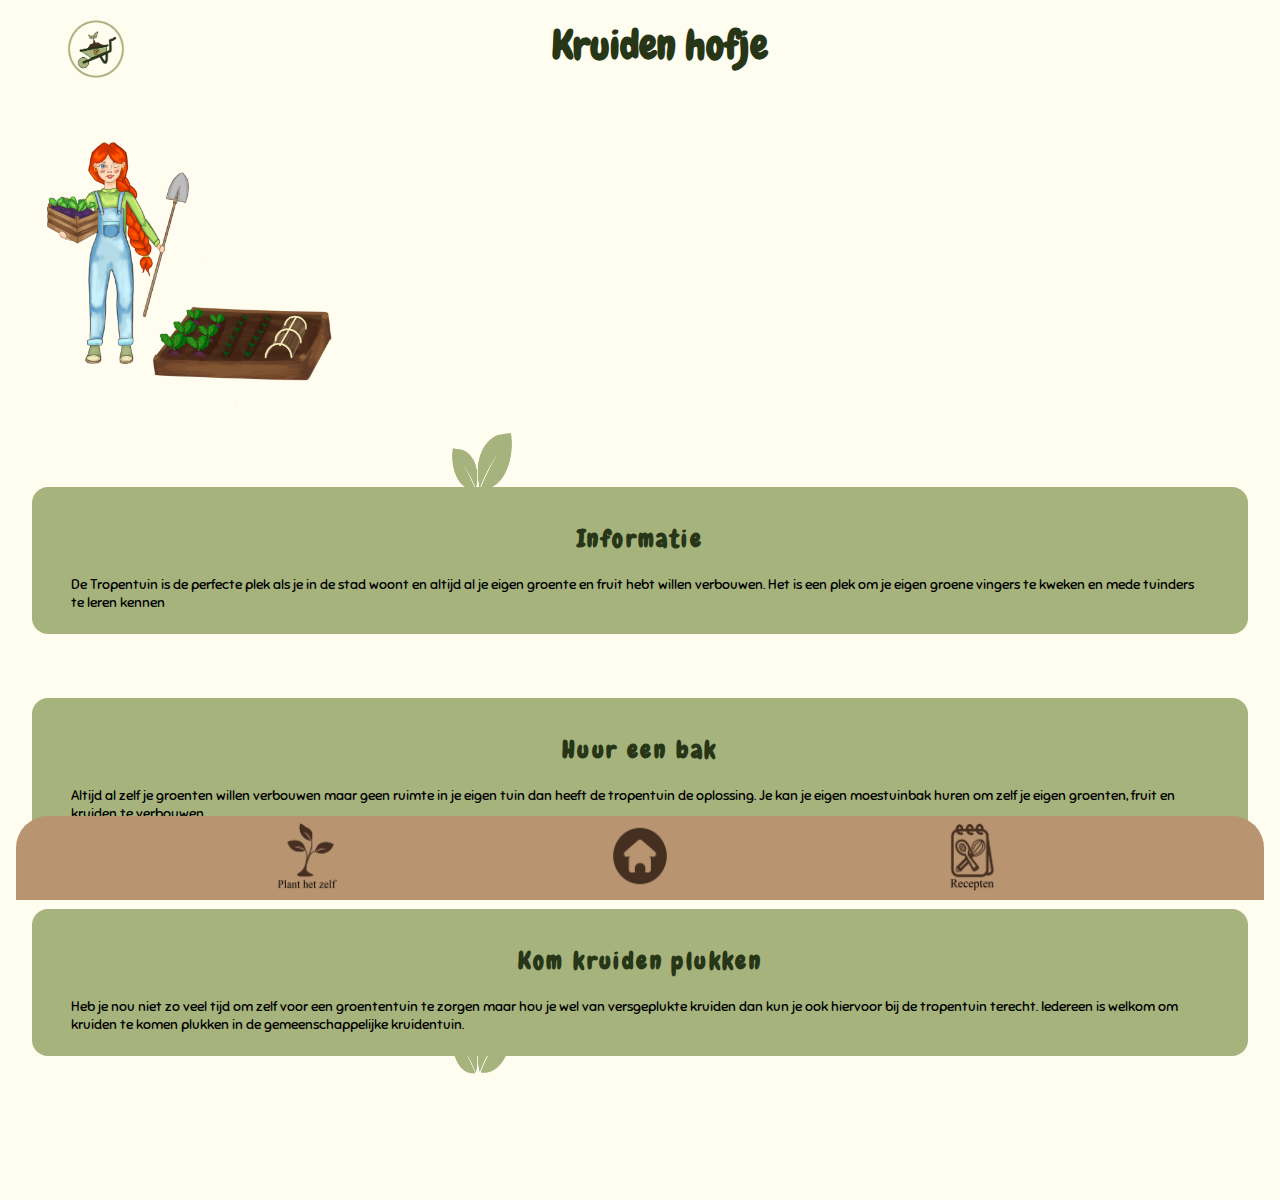
<file: index.html>
<!DOCTYPE html>
<html lang="nl">
<head>
    <meta charset="UTF-8">
    <meta name="viewport" content="width=device-width, initial-scale=1.0">
    <meta name="viewport" content="with= 375px, initial-scale=1.0">
    <link rel="stylesheet" type="text/css" href="style.css">
    <link rel="icon" type="images/x-icon" href="images/logo.png">
    <title>Kruiden hofje</title>
</head>

<body>
    
    <header>
        <h1 class="kruidenhofje">Kruiden hofje</h1>
        <img src="images/logo.png" alt="logo">
    </header>
    
    <main>
        <img src="images/tuintje.png" alt="illustratie">

        <div class="intro">
            <section>
                <h2>Informatie</h2>
                <p>De Tropentuin is de perfecte plek als je in de stad woont
                    en altijd al je eigen groente en fruit hebt willen verbouwen.
                    Het is een plek om je eigen groene vingers te kweken en mede tuinders 
                    te leren kennen
                </p>
                <img src="images/blad_donkergroen.png" class="blaadje18" alt="blaadje">
            </section>
            <section>
                <h2>Huur een bak</h2>
                <p>Altijd al zelf je groenten willen verbouwen maar geen 
                    ruimte in je eigen tuin dan heeft de tropentuin de oplossing.
                    Je kan je eigen moestuinbak huren om zelf je eigen groenten, fruit
                    en kruiden te verbouwen. 
                </p>
                <img src="images/blad_donkergroen.png" class="blaadje19" alt="blaadje">
            </section>
            <section>
                <h2>Kom kruiden plukken</h2>
                <p>Heb je nou niet zo veel tijd om zelf voor een groententuin te zorgen
                    maar hou je wel van versgeplukte kruiden dan kun je ook hiervoor bij
                    de tropentuin terecht. Iedereen is welkom om kruiden te komen plukken
                    in de gemeenschappelijke kruidentuin.
                </p>
                <img src="images/blad_donkergroen.png" class="blaadje20" alt="blaadje">
            </section>
        </div>
        
    </main>

    <footer>
        <nav>
            <ul>
                <li>
                    <a href="plant_het_zelf.html"><img src="images/nav1.png" alt="plant het zelf icoontje"></a>
        
                </li>
                <li>
                    <a href="index.html"><img src="images/nav2.png" alt="home icoontje"></a>
                </li>
                <li>
                    <a href="recepten.html"><img src="images/nav3.png" alt="recepten icoontje"></a>
                </li>
            </ul>
        </nav>
    </footer>

</body>
</html>
</file>
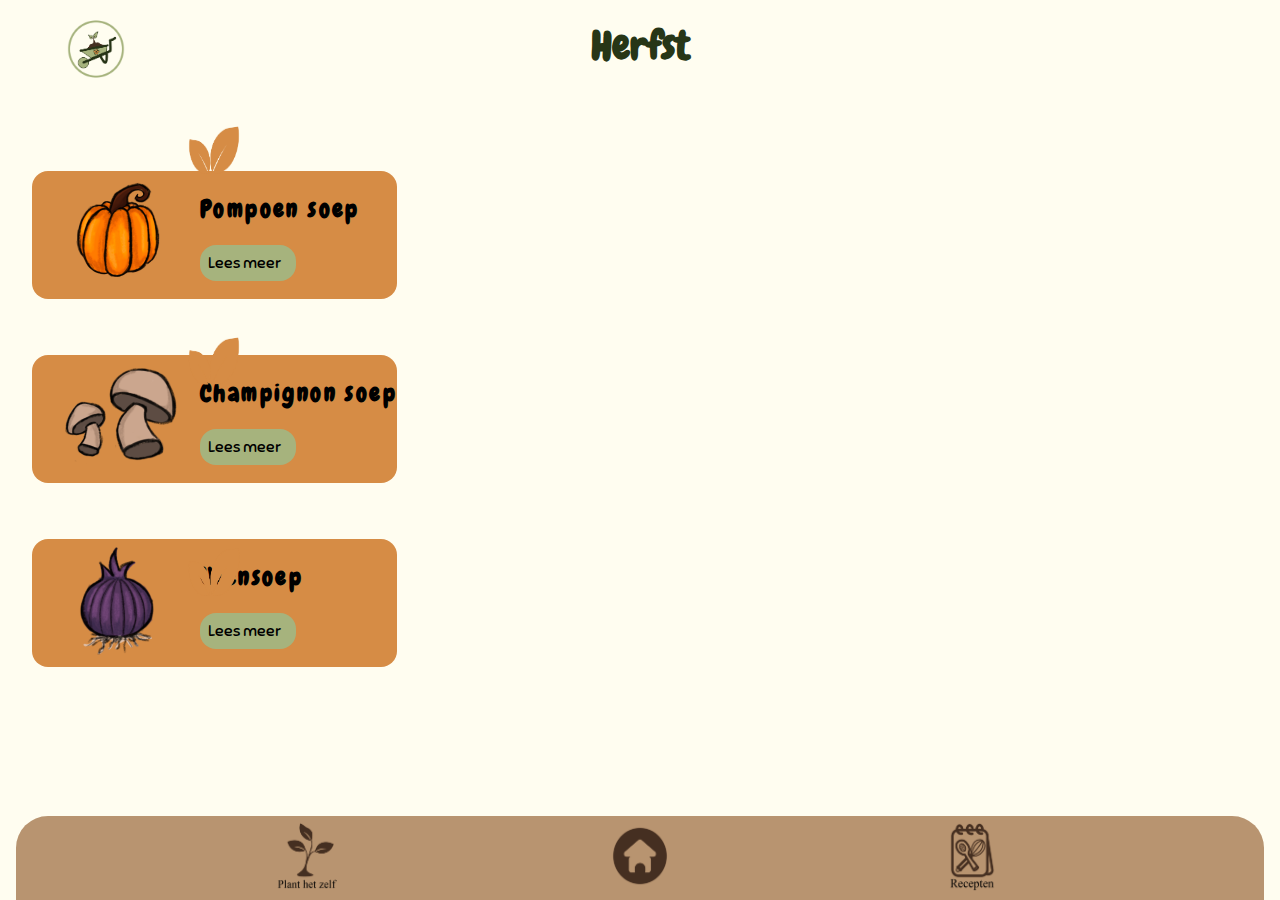
<file: herfst.html>
<!DOCTYPE html>
<html lang="nl">
<head>
    <meta charset="UTF-8">
    <meta name="viewport" content="375px, initial-scale=1.0">
    <link rel="stylesheet" type="text/css" href="style.css">
    <link rel="icon" type="images/x-icon" href="images/logo.png">
    <title>Herfst</title>
</head>

<body>

    <header>
        <h1>Herfst</h1>
        <img src="images/logo.png" alt="logo">
    </header>

    <main>
        <ul class="herfst">
            <li>
                <img src="images/pompoen.png" alt="pompoen">
                    <div class="pompoen">
                        <h2>Pompoen soep</h2>
                        <a href="recepten.html">
                            <p>Lees meer</p>
                        </a>
                        <img src="images/blad_oranje.png" class="blaadje10" alt="blaadjes">
                    </div>
            </li>
    
            <li>   
                <img src="images/champignon.png" alt="champignon">
                    <div class="pompoen">
                        <h2>Champignon soep</h2>
                        <a href="recepten.html">
                            <p>Lees meer</p>
                        </a>
                        <img src="images/blad_oranje.png" class="blaadje11" alt="blaadjes">
                    </div>
            </li>
    
            <li>
                <img src="images/ui.png" alt="ui">
                    <div class="pompoen">
                        <h2>Uiensoep</h2>
                        <a href="recepten.html">
                            <p>Lees meer</p>
                        </a>
                        <img src="images/blad_oranje.png" class="blaadje12" alt="blaadjes">   
                    </div>
            </li>
        </ul>
    </main>

    <footer>
        <nav>
            <ul>
                <li>
                    <a href="plant_het_zelf.html"><img src="images/nav1.png" alt="plant het zelf icoontje"></a>
        
                </li>
                <li>
                    <a href="index.html"><img src="images/nav2.png" alt="home icoontje"></a>
                </li>
                <li>
                    <a href="recepten.html"><img src="images/nav3.png" alt="recepten icoontje"></a>
                </li>
            </ul>
        </nav>
    </footer>

</body>
</html>
</file>
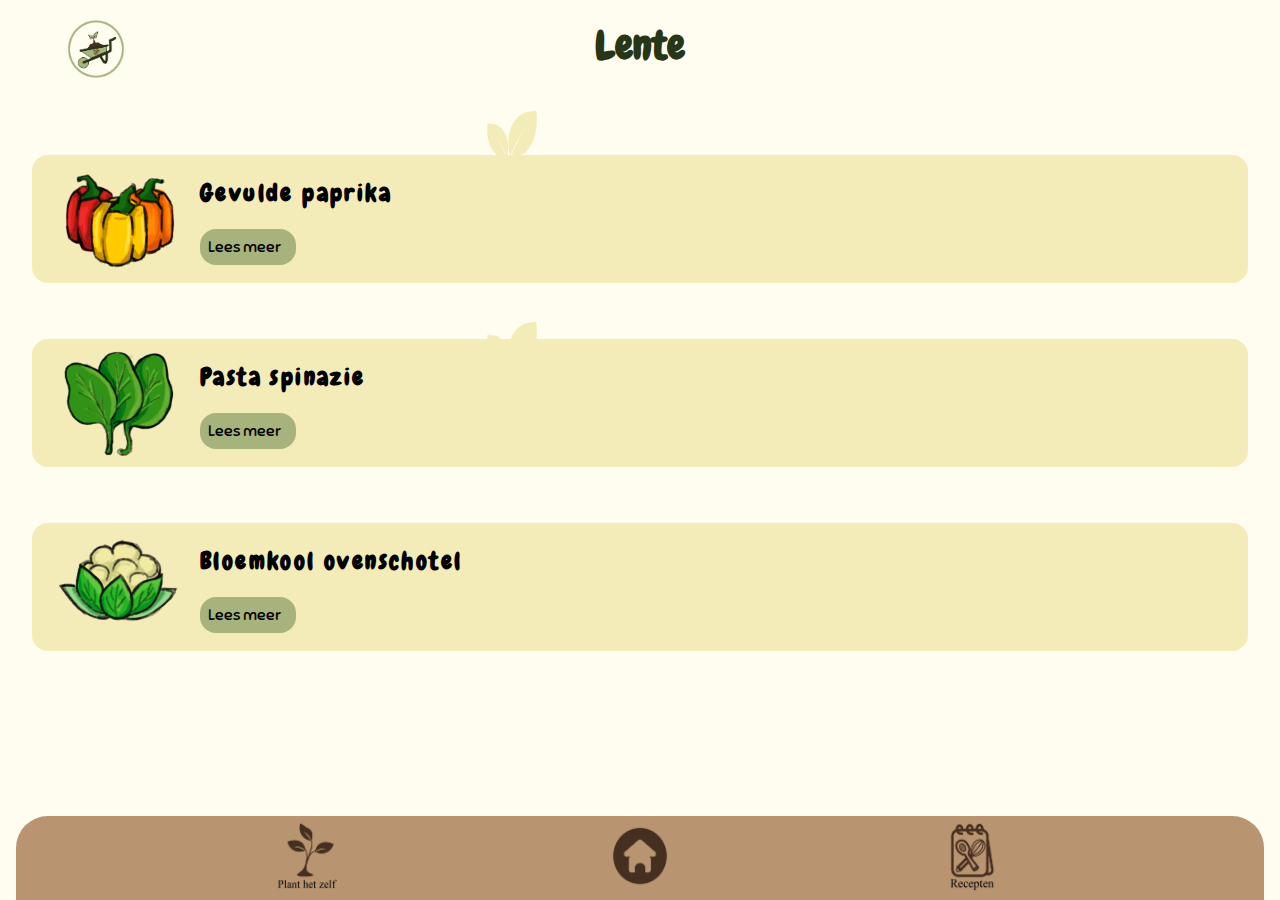
<file: lente.html>
<!DOCTYPE html>
<html lang="nl">
<head>
    <meta charset="UTF-8">
    <meta name="viewport" content="375px, initial-scale=1.0">
    <link rel="stylesheet" type="text/css" href="style.css">
    <link rel="icon" type="images/x-icon" href="images/logo.png">
    <title>Lente</title>
</head>

<body>
    
    <header>
        <h1>Lente</h1>
        <img src="images/logo.png" alt="logo">
    </header>
    
    <main>
        <ul class="lente">
            <li>
                <img src="images/paprika.png" alt="paprika">
                    <div class="paprika">
                        <h2>Gevulde paprika</h2>
                        <a href="recepten.html">
                            <p>Lees meer</p>
                        </a>
                        <img src="images/blad_geel.png" class="blaadje4" alt="blaadje">
                    </div>
            </li>

            <li>
                <img src="images/spinazie.png" alt="spinazie">
                    <div class="paprika">
                        <h2>Pasta spinazie</h2>
                        <a href="recepten.html">
                            <p>Lees meer</p>
                        </a>
                        <img src="images/blad_geel.png" class="blaadje5" alt="blaadje">
                    </div>
            </li>

            <li>
                <img src="images/bloemkool.png" alt="bloemkool">
                    <div class="paprika">
                        <h2>Bloemkool ovenschotel</h2>
                        <a href="recepten.html">
                            <p>Lees meer</p>
                        </a>
                        <img src="images/blad_geel.png" class="blaadje6" alt="blaadje">
                    </div>
            </li>
        </ul>
    </main>

    <footer>
        <nav>
            <ul>
                <li>
                    <a href="plant_het_zelf.html"><img src="images/nav1.png" alt="plant het zelf icoontje"></a>
        
                </li>
                <li>
                    <a href="index.html"><img src="images/nav2.png" alt="home icoontje"></a>
                </li>
                <li>
                    <a href="recepten.html"><img src="images/nav3.png" alt="recepten icoontje"></a>
                </li>
            </ul>
        </nav>
    </footer>
</body>

</html>
</file>
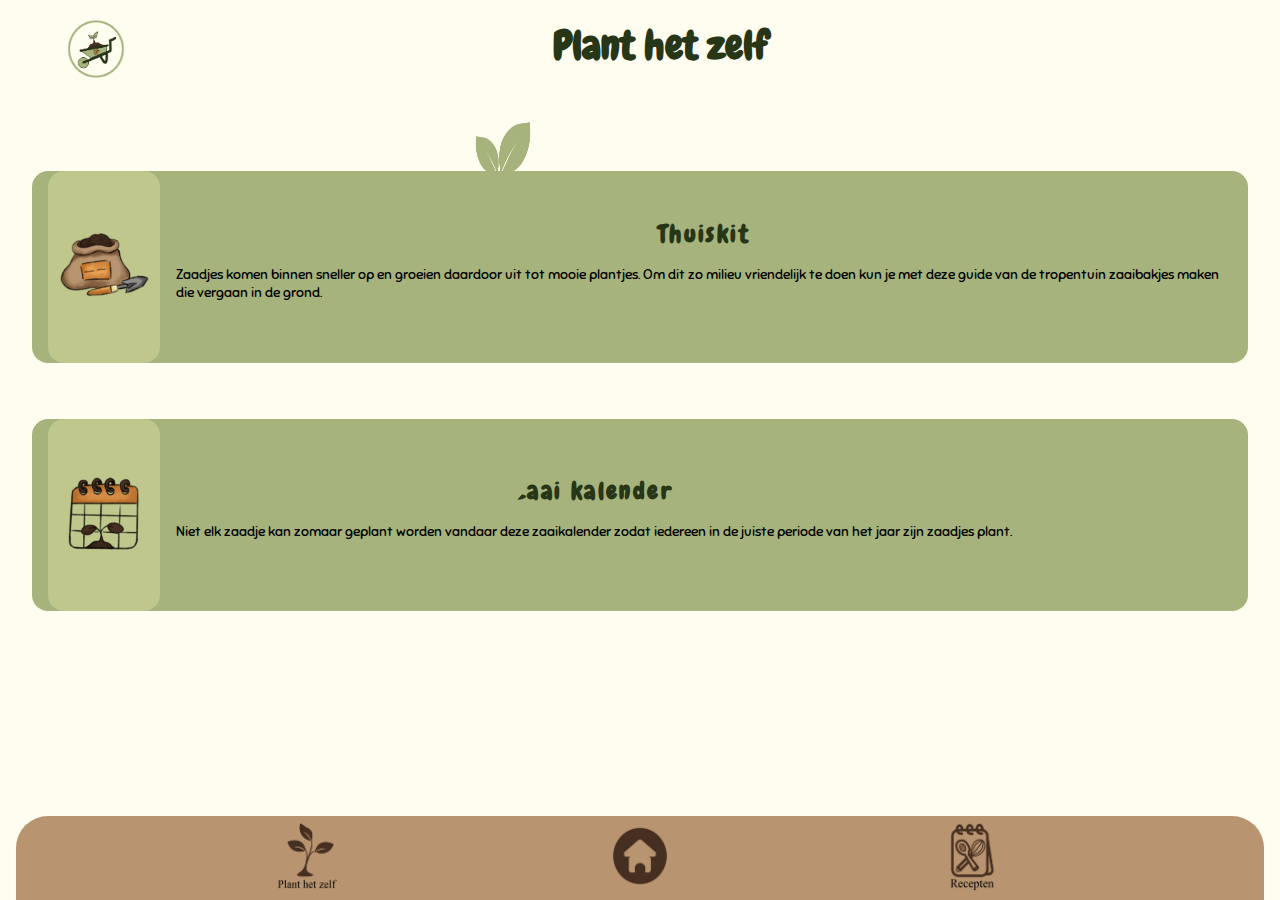
<file: plant_het_zelf.html>
<!DOCTYPE html>
<html lang="nl">
<head>
    <meta charset="UTF-8">
    <meta name="viewport" content="width=device-width, initial-scale=1.0">
    <link rel="stylesheet" type="text/css" href="style.css">
    <link rel="icon" type="images/x-icon" href="images/logo.png">
    <title>PLant het zelf</title>
</head>

<body>
    
    <header>
        <h1 class="planthetzelf">Plant het zelf</h1>
        <img src="images/logo.png" alt="logo">
    </header>
    
    <main>
        <ul class="lijstje">
            <li>
                <img src="images/thuiskit.png" alt="zakgrond incoon">
                <div class="text">
                    <h2>Thuiskit</h2>
                    <p>Zaadjes komen binnen sneller op en groeien daardoor uit 
                        tot mooie plantjes.  Om dit zo milieu vriendelijk te 
                        doen  kun je met deze guide van de tropentuin zaaibakjes
                        maken die vergaan in de grond.</p>
                        
                    <img src="images/blad_donkergroen.png" class="blaadje16" alt="blaadje">
                </div>
            </li>
    
            <li>
                <img src="images/zaaikalender.png" alt="kalender icoon">
                <div class="text">
                    <h2>Zaai kalender</h2>
                    <p>Niet elk zaadje kan zomaar geplant worden vandaar 
                        deze zaaikalender zodat iedereen in de juiste periode 
                        van het jaar zijn zaadjes plant.</p>
                    <img src="images/blad_donkergroen.png" class="blaadje17" alt="blaadje">    
                </div>
            </li>
          
        </ul>    
    </main>

    <footer>
        <nav>
            <ul>
                <li>
                    <a href="plant_het_zelf.html"><img src="images/nav1.png" alt="plant het zelf icoontje"></a>
        
                </li>
                <li>
                    <a href="index.html"><img src="images/nav2.png" alt="home icoontje"></a>
                </li>
                <li>
                    <a href="recepten.html"><img src="images/nav3.png" alt="recepten icoontje"></a>
                </li>
            </ul>
        </nav>
    </footer>

</body>
</html>
</file>
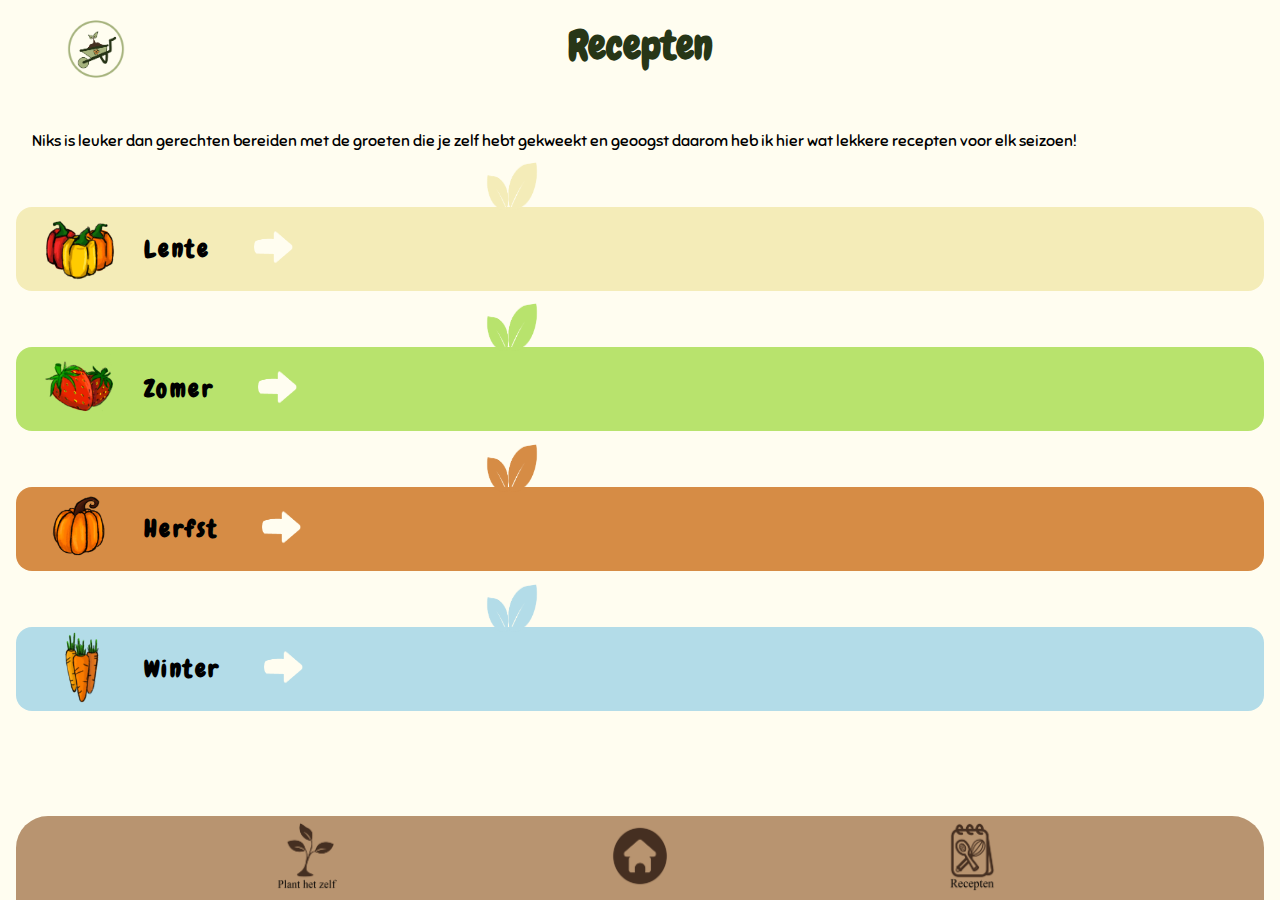
<file: recepten.html>
<!DOCTYPE html>
<html lang="nl">
<head>
    <meta charset="UTF-8">
    <meta name="viewport" content="375px, initial-scale=1.0">
    <link rel="stylesheet" type="text/css" href="style.css">
    <link rel="icon" type="images/x-icon" href="images/logo.png">

    <title>Recepten</title>
</head>

<body>
    
    <header>
        <h1>Recepten</h1>
        <img src="images/logo.png" alt="logo">
    </header>
    
    <main>
        <p class="intro">Niks is leuker dan gerechten bereiden
            met de groeten die je zelf hebt gekweekt
            en geoogst daarom heb ik hier wat lekkere 
            recepten voor elk seizoen!
        </p>
        <ul class="recepten">
            <li class="seizoen">
                    <img src="images/paprika.png" alt="paprika">
                    <h2>Lente</h2>
                    <a href="lente.html"><img src="images/pijltje.png" alt="pijltje"></a> 
                    
                        <img src="images/blad_geel.png" class="blaadje" alt="blaadje">
            </li>
            <li class="seizoen">
                    <img src="images/aardbei.png" alt="aarbei">
                    <h2>Zomer</h2> 
                    <a href="zomer.html"><img src="images/pijltje.png" alt="pijltje"></a>

                        <img src="images/blad_groen.png" class="blaadje1" alt="blaadje">
            </li>
            <li class="seizoen">
                    <img src="images/pompoen.png" alt="pompoen">
                    <h2>Herfst</h2>
                    <a href="herfst.html"><img src="images/pijltje.png" alt="pijltje"></a>

                        <img src="images/blad_oranje.png" class="blaadje2" alt="blaadje">
            </li>
            <li class="seizoen">
                    <img src="images/wortel.png" alt="wortel">
                    <h2>Winter</h2>
                    <a href="winter.html"><img src="images/pijltje.png" alt="pijltje"></a>

                        <img src="images/blad_blauw.png" class="blaadje3" alt="blaadje">
            </li>
        </ul>
    </main>

    <footer>
        <nav>
            <ul>
                <li>
                    <a href="plant_het_zelf.html"><img src="images/nav1.png" alt="plant het zelf icoontje"></a>
        
                </li>
                <li>
                    <a href="index.html"><img src="images/nav2.png" alt="home icoontje"></a>
                </li>
                <li>
                    <a href="recepten.html"><img src="images/nav3.png" alt="recepten icoontje"></a>
                </li>
            </ul>
        </nav>
    </footer>

</body>
</html>
</file>
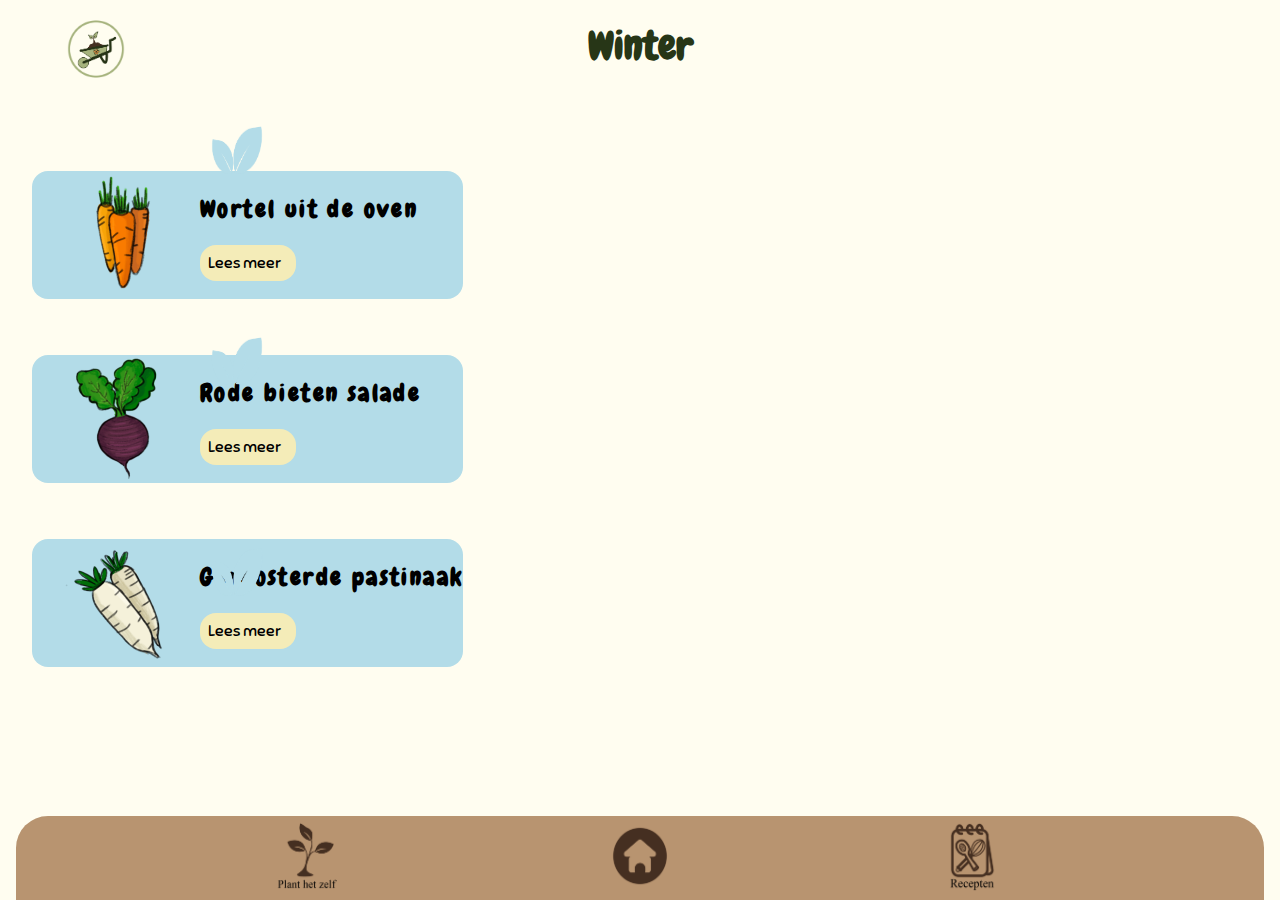
<file: winter.html>
<!DOCTYPE html>
<html lang="nl">
<head>
    <meta charset="UTF-8">
    <meta name="viewport" content="375px, initial-scale=1.0">
    <link rel="stylesheet" type="text/css" href="style.css">
    <link rel="icon" type="images/x-icon" href="images/logo.png">
    <title>Winter</title>
</head>

<body>
    
    <header>
        <h1>Winter</h1>
        <img src="images/logo.png" alt="logo">
    </header>
    
    <main>
        <ul class="winter">
            <li>
                <img src="images/wortel.png" alt="wortel">
                    <div class="wortel">
                        <h2>Wortel uit de oven</h2>
                        <a href="recepten.html">
                            <p>Lees meer</p>
                        </a>
                        <img src="images/blad_blauw.png" class="blaadje13" alt="blaadje">
                    </div>
            </li>

            <li>   
                <img src="images/bieten.png" alt="bieten">
                    <div class="wortel">
                        <h2>Rode bieten salade</h2>
                        <a href="recepten.html">
                            <p>Lees meer</p>
                        </a>
                        <img src="images/blad_blauw.png" class="blaadje14" alt="blaadje">
                    </div>
            </li>

            <li>
                <img src="images/pastinaak.png" alt="pastinaak">
                    <div class="wortel">
                        <h2>Geroosterde pastinaak</h2>
                        <a href="recepten.html">
                            <p>Lees meer</p>
                        </a>
                        <img src="images/blad_blauw.png" class="blaadje15" alt="blaadje">
                    </div>
            </li>
        </ul>
    </main>

    <footer>
        <nav>
            <ul>
                <li>
                    <a href="plant_het_zelf.html"><img src="images/nav1.png" alt="plant het zelf icoontje"></a>
        
                </li>
                <li>
                    <a href="index.html"><img src="images/nav2.png" alt="home icoontje"></a>
                </li>
                <li>
                    <a href="recepten.html"><img src="images/nav3.png" alt="recepten icoontje"></a>
                </li>
            </ul>
        </nav>
    </footer>

</body>


</html>
</file>
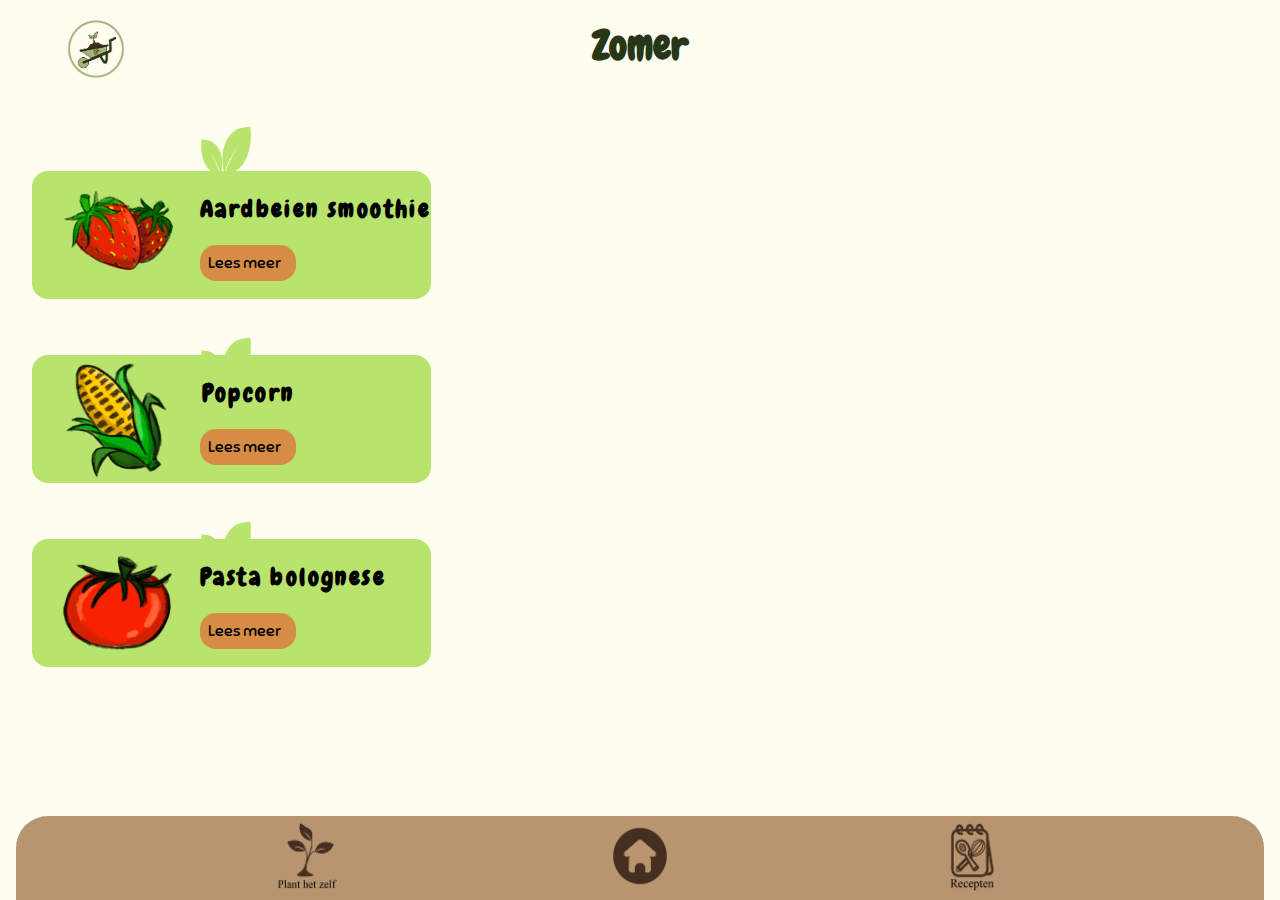
<file: zomer.html>
<!DOCTYPE html>
<html lang="nl">
<head>
    <meta charset="UTF-8">
    <meta name="viewport" content="375px, initial-scale=1.0">
    <link rel="stylesheet" type="text/css" href="style.css">
    <link rel="icon" type="images/x-icon" href="images/logo.png">
    <title>Zomer</title>
</head>

<body>

    <header>
        <h1>Zomer</h1>
        <img src="images/logo.png" alt="logo">
    </header>

    <main>
        <ul class="zomer">
            <li>
                <img src="images/aardbei.png" alt="aardbei">
                    <div class="aardbei">
                        <h2>Aardbeien smoothie</h2>
                        <a href="recepten.html">
                            <p>Lees meer</p>
                        </a>
                        <img src="images/blad_groen.png" class="blaadje7" alt="blaadje">
                    </div>
            </li>
    
            <li>   
                <img src="images/mais.png" alt="mais">
                    <div class="aardbei">
                        <h2>Popcorn</h2>
                        <a href="recepten.html">
                            <p>Lees meer</p>
                        </a>
                        <img src="images/blad_groen.png" class="blaadje8" alt="blaadje">
                    </div>
            </li>
    
            <li>
                <img src="images/tomaat.png" alt="tomaat">
                    <div class="aardbei">
                        <h2>Pasta bolognese</h2>
                        <a href="recepten.html">
                            <p>Lees meer</p>
                        </a>
                        <img src="images/blad_groen.png" class="blaadje9" alt="blaadje">
                    </div>
           </li>
        </ul>
    </main>

    <footer>
        <nav>
            <ul>
                <li>
                    <a href="plant_het_zelf.html"><img src="images/nav1.png" alt="plant het zelf icoontje"></a>
        
                </li>
                <li>
                    <a href="index.html"><img src="images/nav2.png" alt="home icoontje"></a>
                </li>
                <li>
                    <a href="recepten.html"><img src="images/nav3.png" alt="recepten icoontje"></a>
                </li>
            </ul>
        </nav>
    </footer>

</body>
</html>
</file>
<file: style.css>
@font-face{
    font-family: chewy;
    src: url(fonts/Chewy-Regular.ttf);
}

@font-face{
    font-family: sniglet;
    src: url(fonts/Sniglet-Regular.ttf);
}

body{
    background-color:#FFFDF0;
    margin: 0;
}

h1{
    color: #273617;
    font-family: chewy;
    font-size: 2.5em;
}

h2{
    font-family: chewy;
    text-align: center;
    letter-spacing: 0.1em;
}

p{
    font-family: sniglet;
}

header{
    display: flex;
    justify-content: center;
    align-items: center;
}

header h1 {
    text-align: center;
    margin-top: 0.5em;
}

.kruidenhofje{
    margin-left: 1em;
}

.planthetzelf{
    margin-left: 1em;
}

header img{
    height: 4em;
    width: 4em;
    position: absolute;
    left: 5%;
    margin-top: 0em;
}
/* homepagina */

section{
    background-color:#A6B37D ;
    padding: 1em 2em 1em 2em;
    border-radius: 1em;
    margin: 2em;
    margin-top: 4em;
}


section p{
    margin: 0.5em;
    font-size: 0.9em;
}

section h2{
    color: #273617;
}

section:last-of-type{
    margin-bottom: 9em;
}
main img{
    height: 20em;
    width: 20em;
    margin-left: 1.5em;
}

div.intro{
    margin: 0;
}

div.intro img{
    height: 6em;
    width: 6em;

}

/* plant het zelf */

.blaadje{
    position: relative;
    top: 0%;
}
ul{
    padding: 0;
}

.lijstje{
    list-style-type: none;
    margin-bottom: 9em;
    padding-bottom: 5em;
}

.lijstje li{
    background-color:#A6B37D;
    display: flex;
    flex-direction:row ;
    margin: 2em;
    margin-top: 3.5em;
    border-radius: 1em;
    align-items: center;
    
}

.lijstje li > img {
    height: 6em;
    width: 6em;
    background-color: #BFC78C;
    border-radius: 1em;
    padding: 3em 0.5em 3em 0.5em;
    margin-left: 1em;
}

.text{
    display: flex;
    flex-direction: column;
    justify-content: center;
    padding: 1em;
}

.text h2{
    margin: 0;
    color: #273617;
}

.text img{
    height: 5.5em;
    width: 5.5em;
}

.text p{
    font-size: 0.9em;
}
/* recpeten */

.intro{
    margin: 2em;
}

.seizoen img{
    width: 5em;
    height: 5em;
}

.seizoen{
    display: flex;
    flex-direction: row;
    background-color: #B8E36D;
    border-radius: 1em;
    margin: 1em; 
    margin-top: 3.5em;
    align-items: center;
}

.seizoen a{
    justify-content: end;
    align-items: end;
}
.seizoen h2{
    text-decoration: none;
    font-size: 1.5em;
    margin-left: 1em;
}
.seizoen:nth-of-type(1){
    background-color: #F4ECB8;
}
.seizoen:nth-of-type(3){
    background-color: #D68C45;
}

.seizoen:nth-of-type(4){
    background-color: #B3DCE8;
    margin-bottom: 9em;
}


/* lente */
.lente{
margin-bottom: 8em;
}

.lente a{
    text-decoration: none;
}

.lente li{
    background-color:#F4ECB8;
    display: flex;
    flex-direction:row ;
    align-items: center;
    margin: 2em;
    margin-top: 3.5em;
    border-radius: 1em;
    list-style-type: none;
}
.lente img{
    height: 8em;
    width: 8em;
    margin-right: 1em;
}

.lente p{
    padding: 0.5em;
    background-color: #A6B37D;
    border-radius: 1em;
    width: 5em;
}

.lente li a{
    color: black;
}

.paprika img{
    width: 5em;
    height: 5em;
}


/* zomer */

.zomer{
    padding-bottom: 6em;
}

.zomer a{
    text-decoration: none;
}
.zomer li{
    background-color:#B8E36D;
    display: flex;
    flex-direction:row ;
    align-items: center;
    margin: 2em;
    margin-top: 3.5em;
    border-radius: 1em;
    list-style-type: none;
}
.zomer img{
    height: 8em;
    width: 8em;
    margin-right: 1em;
}

.zomer p{
    padding: 0.5em;
    background-color:#D68C45;
    border-radius: 1em;
    width: 5em;
}

.zomer li a{
    color: black;
}

.aardbei img{
    width: 5em;
    height: 5em;
}

/* herfst */
.herfst{
    padding-bottom: 6em;
}

.herfst a{
    text-decoration: none;
}

.herfst li{
    background-color:#D68C45;
    display: flex;
    flex-direction:row ;
    align-items: center;
    margin: 3.5em 2em 2em 2em ;
    border-radius: 1em;
    list-style-type: none;
}
.herfst img{
    height: 8em;
    width: 8em;
    margin-right: 1em;
}

.herfst p{
    padding: 0.5em;
    background-color:#A6B37D;
    border-radius: 1em;
    width: 5em;
}

.herfst li a{
    color: black;
}

.pompoen img{
    width: 5em;
    height: 5em;
}


/* winter */
.winter{
    margin-bottom: 12em;
    padding-bottom: 6em;
}

.winter a{
    text-decoration: none;
}

.winter li{
    background-color:#B3DCE8;
    display: flex;
    flex-direction:row ;
    align-items: center;
    margin: 3.5em 2em 2em 2em;
    border-radius: 1em;
    list-style-type: none;
}
.winter img{
    height: 8em;
    width: 8em;
    margin-right: 1em;
}

.winter p{
    padding: 0.5em;
    background-color:#F4ECB8;
    border-radius: 1em;
    width: 5em;
}

.winter li a{
    color: black;
}

.wortel img{
    width: 5em;
    height: 5em;
}

/* footer */


nav{
    position: fixed;
    bottom: 0;
    width: 100%;
}
nav ul{
    list-style-type: none;
    display: flex;
    flex-direction: row;
    justify-content:space-evenly;
    padding-left:0;
    margin: 0em 1em 0em 1em;
    background-color:#B89470 ;
    border-top-right-radius: 2em;
    border-top-left-radius: 2em;
}

nav img{
    width: 5em;
    height:5em;
}

.kikker a{
    text-decoration: none; 
}

/* blaadjes */

.recepten {
    position:relative;
}
.blaadje {
    position: absolute;
    left: 35%;
    top: -3.8em
}
.blaadje1 {
    position: absolute;
    left: 35%;
    top: 5em
}
.blaadje2 {
    position: absolute;
    left: 35%;
    top: 13.8em
}
.blaadje3 {
    position: absolute;
    left: 35%;
    top: 22.6em
}

.lente{
    position: relative;
}

.blaadje4{
    position: absolute;
    left: 35%;
    top: -3.8em
}
.blaadje5{
    position: absolute;
    left: 35%;
    top: 9.4em
}
.blaadje6{
    position: absolute;
    left: 35%;
    top: 22.6em
}

.zomer{
    position: absolute;
}

.blaadje7{
    position: absolute;
    left: 35%;
    top: -0.3em
}
.blaadje8{
    position: absolute;
    left: 35%;
    top: 12.9em
}
.blaadje9{
    position: absolute;
    left: 35%;
    top: 24.4em
}

.herfst{
    position:absolute ;
}
.blaadje10{
    position: absolute;
    left: 35%;
    top: -0.3em
}
.blaadje11{
    position: absolute;
    left: 35%;
    top: 12.9em
}

.blaadje12{
    position: absolute;
    left: 35%;
    top: 26.1em
}

.winter{
    position: absolute;
}
.blaadje13{
    position: absolute;
    left: 35%;
    top: -0.3em
}
.blaadje14{
    position: absolute;
    left: 35%;
    top: 12.9em
}
.blaadje15{
    position: absolute;
    left: 35%;
    top: 26.1em
}

.lijstje{
    position: absolute;
}
.blaadje16{
    position: absolute;
    left: 34%;
    top: -0.7em
}
.blaadje17{
    position: absolute;
    left: 34%;
    top: 20em
}

div.intro{
    position: absolute;
}
.blaadje18{
    position: absolute;
    left: 32%;
    top: -0.6em
}
.blaadje19{
    position: absolute;
    left: 32%;
    top: 17.1em
}
.blaadje20{
    position: absolute;
    left: 32%;
    top: 35.9em
}
</file>
